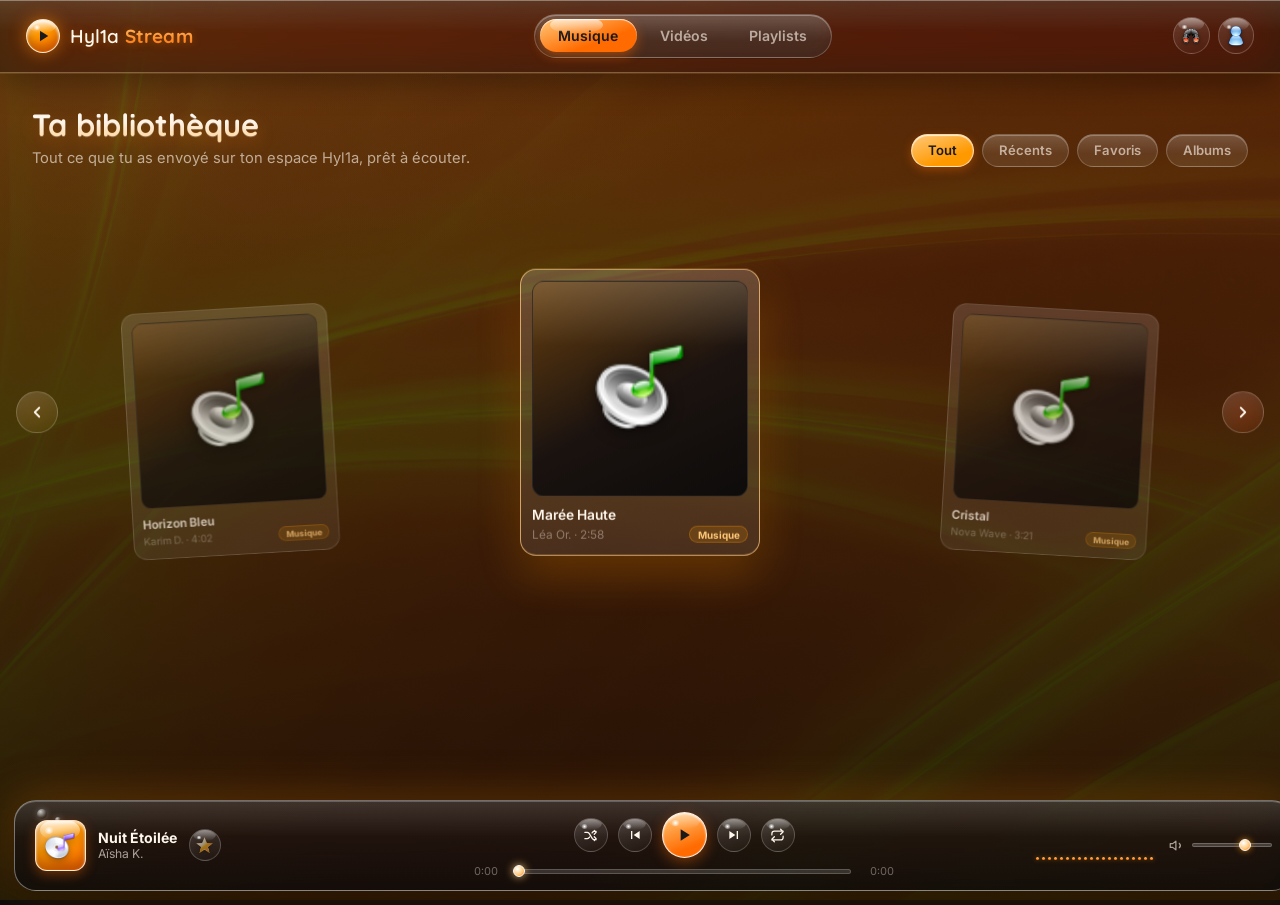
<file: hyl1a-stream/index.html>
<!DOCTYPE html>
<html lang="fr">
<head>
<meta charset="UTF-8" />
<meta name="viewport" content="width=device-width, initial-scale=1.0" />
<title>Hyl1a Stream — Musique & Vidéos</title>
<meta name="description" content="Hyl1a Stream — lecteur multimédia personnel, musique et vidéos, connecté à ton stockage Cloudflare." />

<link rel="preconnect" href="https://fonts.googleapis.com">
<link rel="preconnect" href="https://fonts.gstatic.com" crossorigin>
<link href="https://fonts.googleapis.com/css2?family=Quicksand:wght@500;600;700&family=Inter:wght@400;500;600;700&display=swap" rel="stylesheet">

<link rel="icon" type="image/webp" href="assets/icons/SMG2_Luma.webp" />
<link rel="stylesheet" href="styles.css" />
</head>
<body>

<div class="bg-layer"></div>

<div class="aero-bubbles" aria-hidden="true">
  <span class="bubble"></span><span class="bubble"></span><span class="bubble"></span>
  <span class="bubble"></span><span class="bubble"></span><span class="bubble"></span>
  <span class="bubble"></span><span class="bubble"></span><span class="bubble"></span>
  <span class="bubble"></span><span class="bubble"></span><span class="bubble"></span>
</div>

<div class="stage">

  <!-- ===== TOPBAR ===== -->
  <header class="topbar">
    <div class="topbar-logo">
      <span class="logo-orb">
        <svg viewBox="0 0 24 24" width="18" height="18" fill="none">
          <path d="M8 5v14l11-7z" fill="#1A1A1A"/>
        </svg>
      </span>
      <span class="logo-text">Hyl1a <strong>Stream</strong></span>
    </div>

    <nav class="topbar-tabs" id="topbar-tabs">
      <button class="tab active" data-tab="music" type="button">Musique</button>
      <button class="tab" data-tab="videos" type="button">Vidéos</button>
      <button class="tab" data-tab="playlists" type="button">Playlists</button>
    </nav>

    <div class="topbar-actions">
      <button class="icon-btn" type="button" title="Rechercher" aria-label="Rechercher">
        <img src="assets/icons/search.png" alt="" width="18" height="18" />
      </button>
      <button class="icon-btn account-btn" type="button" title="Compte" aria-label="Compte">
        <img src="assets/icons/account.png" alt="" width="20" height="20" />
      </button>
    </div>
  </header>

  <!-- ===== CONTENU PRINCIPAL ===== -->
  <main class="content">

    <section class="content-header">
      <div class="content-header-text">
        <h1 id="section-title">Ta bibliothèque</h1>
        <p id="section-subtitle">Tout ce que tu as envoyé sur ton espace Hyl1a, prêt à écouter.</p>
      </div>

      <div class="filter-pills" id="filter-pills">
        <button class="pill active" data-filter="all" type="button">Tout</button>
        <button class="pill" data-filter="recent" type="button">Récents</button>
        <button class="pill" data-filter="favorites" type="button">Favoris</button>
        <button class="pill" data-filter="albums" type="button">Albums</button>
      </div>
    </section>

    <section class="media-grid" id="media-grid" aria-live="polite">
      <!-- Les cartes médias sont générées par app.js -->
    </section>

  </main>

  <!-- ===== LECTEUR AUDIO ===== -->
  <footer class="player-bar">

    <div class="player-track">
      <div class="player-cover" id="player-cover">
        <img src="assets/icons/cover-default.png" alt="" width="26" height="26" />
      </div>
      <div class="player-info">
        <span class="player-title" id="player-title">Nuit Étoilée</span>
        <span class="player-artist" id="player-artist">Aïsha K.</span>
      </div>
      <button class="icon-btn like-btn" type="button" title="Ajouter aux favoris" aria-label="Ajouter aux favoris">
        <img src="assets/icons/favorite.png" alt="" width="17" height="17" />
      </button>
    </div>

    <div class="player-center">
      <div class="player-controls">
        <button class="ctrl-btn" id="btn-shuffle" type="button" title="Lecture aléatoire" aria-label="Lecture aléatoire">
          <svg viewBox="0 0 24 24" width="15" height="15" fill="none" stroke="currentColor" stroke-width="2" stroke-linecap="round" stroke-linejoin="round">
            <path d="m18 4 3 3-3 3M18 20l3-3-3-3M3 7h3.5a4 4 0 0 1 3.3 1.7L15 17a4 4 0 0 0 3.3 1.7H21M3 17h3.5a4 4 0 0 0 3.3-1.7l.6-.86M14.5 7.85l.5-.7A4 4 0 0 1 18.3 5.4H21"/>
          </svg>
        </button>
        <button class="ctrl-btn" id="btn-prev" type="button" title="Précédent" aria-label="Précédent">
          <svg viewBox="0 0 24 24" width="16" height="16" fill="currentColor">
            <path d="M6 6h2v12H6zM10 12l9-6v12z"/>
          </svg>
        </button>
        <button class="ctrl-btn ctrl-play" id="btn-play" type="button" title="Lecture" aria-label="Lecture">
          <svg viewBox="0 0 24 24" width="20" height="20" fill="#1A1A1A" id="icon-play">
            <path d="M8 5v14l11-7z"/>
          </svg>
          <svg viewBox="0 0 24 24" width="20" height="20" fill="#1A1A1A" id="icon-pause" style="display:none">
            <path d="M7 5h4v14H7zM13 5h4v14h-4z"/>
          </svg>
        </button>
        <button class="ctrl-btn" id="btn-next" type="button" title="Suivant" aria-label="Suivant">
          <svg viewBox="0 0 24 24" width="16" height="16" fill="currentColor">
            <path d="M16 6h2v12h-2zM5 6l9 6-9 6z"/>
          </svg>
        </button>
        <button class="ctrl-btn" id="btn-repeat" type="button" title="Répéter" aria-label="Répéter">
          <svg viewBox="0 0 24 24" width="15" height="15" fill="none" stroke="currentColor" stroke-width="2" stroke-linecap="round" stroke-linejoin="round">
            <path d="m17 2 4 4-4 4M3 11V9a4 4 0 0 1 4-4h14M7 22l-4-4 4-4M21 13v2a4 4 0 0 1-4 4H3"/>
          </svg>
        </button>
      </div>

      <div class="player-progress">
        <span class="time-current" id="time-current">1:12</span>
        <div class="progress-track" id="progress-track">
          <div class="progress-fill" id="progress-fill" style="width:32%"></div>
          <div class="progress-thumb" id="progress-thumb" style="left:32%"></div>
        </div>
        <span class="time-total" id="time-total">3:47</span>
      </div>
    </div>

    <div class="player-right">
      <div class="player-visualizer" id="visualizer" aria-hidden="true">
        <!-- Barres d'égaliseur générées par app.js -->
      </div>
      <div class="volume-control">
        <svg viewBox="0 0 24 24" width="15" height="15" fill="none" stroke="currentColor" stroke-width="2" stroke-linecap="round" stroke-linejoin="round">
          <path d="M11 5 6 9H2v6h4l5 4V5Z"/><path d="M16.5 8.5a5 5 0 0 1 0 7"/>
        </svg>
        <input type="range" id="volume-slider" class="volume-slider" min="0" max="1" step="0.01" value="0.7" title="Volume" aria-label="Volume" />
      </div>
    </div>

  </footer>

</div>

<audio id="audio-el" preload="none" crossorigin="anonymous"></audio>

<script src="app.js"></script>
</body>
</html>
</file>
<file: hyl1a-stream/styles.css>
/* ============================================================
   HYL1A STREAM — Frutiger Aero / Glossy Web 2.0 (Orange Tangerine)
   ============================================================ */

:root {
  /* Couleurs */
  --bg-deep: #0c0c0e;
  --bg-deep-2: #17171a;
  --chrome-black: #1a1a1a;
  --orange-1: #ff6b00;
  --orange-2: #ff9900;
  --orange-glow: #ffc97a;
  --glass-fill: rgba(255, 255, 255, 0.09);
  --glass-fill-strong: rgba(255, 255, 255, 0.17);
  --glass-border: rgba(255, 255, 255, 0.4);
  --glass-border-soft: rgba(255, 255, 255, 0.2);
  --text-primary: #fff6ec;
  --text-muted: rgba(255, 246, 236, 0.62);
  --text-faint: rgba(255, 246, 236, 0.38);

  /* Verre : flou + saturation, le duo qui fait "Aero" plutôt que "flat blur" */
  --glass-blur: blur(22px) saturate(200%) brightness(1.06);
  --glass-blur-soft: blur(12px) saturate(180%) brightness(1.05);

  /* Rayons */
  --radius-panel: 22px;
  --radius-card: 16px;
  --radius-pill: 999px;

  /* Ombres */
  --shadow-panel: 0 14px 40px rgba(0, 0, 0, 0.55);
  --shadow-btn: 0 4px 14px rgba(255, 107, 0, 0.4);
  --shadow-glow-lg: 0 0 46px rgba(255, 140, 0, 0.35);
}

* { box-sizing: border-box; }

html, body {
  height: 100%;
  margin: 0;
}

body {
  font-family: 'Inter', system-ui, sans-serif;
  color: var(--text-primary);
  background: var(--bg-deep);
  min-height: 100%;
  overflow-x: hidden;
}

/* ---- Fond photo + voile, en couche fixe derrière toute l'UI ---- */
.bg-layer {
  position: fixed;
  inset: 0;
  z-index: -1;
  background: url('assets/img/background.jpg') center / cover no-repeat;
}
.bg-layer::after {
  content: "";
  position: absolute;
  inset: 0;
  background:
    radial-gradient(1200px 640px at 14% -12%, rgba(255, 200, 130, 0.10), transparent 60%),
    linear-gradient(180deg, rgba(10, 8, 6, 0.62) 0%, rgba(9, 7, 6, 0.74) 45%, rgba(7, 6, 5, 0.88) 100%);
}

button {
  font-family: inherit;
  color: inherit;
}

::selection {
  background: rgba(255, 153, 0, 0.35);
}

:focus-visible {
  outline: 2px solid var(--orange-glow);
  outline-offset: 2px;
  border-radius: 6px;
}

/* ---- Scrollbar chromée ---- */
::-webkit-scrollbar { width: 12px; height: 12px; }
::-webkit-scrollbar-track { background: rgba(0, 0, 0, 0.25); }
::-webkit-scrollbar-thumb {
  border-radius: var(--radius-pill);
  background: linear-gradient(160deg, var(--orange-glow), var(--orange-1) 75%);
  border: 3px solid rgba(12, 10, 9, 0.9);
  background-clip: padding-box;
  box-shadow: inset 0 1px 1px rgba(255, 255, 255, 0.7);
}
::-webkit-scrollbar-thumb:hover { background: linear-gradient(160deg, #ffe0ad, var(--orange-2) 75%); background-clip: padding-box; }
html { scrollbar-color: var(--orange-1) rgba(0, 0, 0, 0.25); }

.stage {
  display: flex;
  flex-direction: column;
  min-height: 100vh;
}

/* ---- Fond qui réagit doucement pendant la lecture ---- */
body.is-playing .bg-layer {
  animation: bg-pulse 6s ease-in-out infinite;
}
body.is-playing .aero-bubbles {
  filter: drop-shadow(0 0 10px rgba(255, 153, 0, 0.25));
}
@keyframes bg-pulse {
  0%, 100% { filter: brightness(1) saturate(1); }
  50%      { filter: brightness(1.08) saturate(1.18); }
}

/* ============================================================
   BULLES AERO — condensation flottante en fond
   ============================================================ */
.aero-bubbles {
  position: fixed;
  inset: 0;
  z-index: -1;
  overflow: hidden;
  pointer-events: none;
}
.aero-bubbles .bubble {
  position: absolute;
  bottom: -12%;
  border-radius: 50%;
  background:
    radial-gradient(circle at 30% 26%, rgba(255, 255, 255, 0.95), rgba(255, 255, 255, 0) 32%),
    radial-gradient(circle at 65% 75%, rgba(255, 180, 90, 0.22), transparent 60%),
    radial-gradient(circle at 50% 50%, rgba(255, 210, 150, 0.14), rgba(255, 153, 0, 0.04) 70%, transparent 78%);
  border: 1px solid rgba(255, 255, 255, 0.28);
  box-shadow:
    inset 0 3px 6px rgba(255, 255, 255, 0.5),
    inset 0 -10px 16px rgba(140, 60, 0, 0.18);
  animation: bubble-rise linear infinite;
  opacity: 0;
}
.bubble:nth-child(1)  { width: 72px; height: 72px; left: 5%;  animation-duration: 28s; animation-delay: 0s; }
.bubble:nth-child(2)  { width: 22px; height: 22px; left: 14%; animation-duration: 16s; animation-delay: 2s; }
.bubble:nth-child(3)  { width: 40px; height: 40px; left: 24%; animation-duration: 22s; animation-delay: 6s; }
.bubble:nth-child(4)  { width: 14px; height: 14px; left: 33%; animation-duration: 13s; animation-delay: 1s; }
.bubble:nth-child(5)  { width: 58px; height: 58px; left: 42%; animation-duration: 25s; animation-delay: 9s; }
.bubble:nth-child(6)  { width: 26px; height: 26px; left: 52%; animation-duration: 17s; animation-delay: 4s; }
.bubble:nth-child(7)  { width: 90px; height: 90px; left: 61%; animation-duration: 32s; animation-delay: 11s; }
.bubble:nth-child(8)  { width: 18px; height: 18px; left: 70%; animation-duration: 14s; animation-delay: 7s; }
.bubble:nth-child(9)  { width: 46px; height: 46px; left: 78%; animation-duration: 21s; animation-delay: 3s; }
.bubble:nth-child(10) { width: 30px; height: 30px; left: 86%; animation-duration: 19s; animation-delay: 13s; }
.bubble:nth-child(11) { width: 16px; height: 16px; left: 92%; animation-duration: 15s; animation-delay: 5s; }
.bubble:nth-child(12) { width: 54px; height: 54px; left: 9%;  animation-duration: 27s; animation-delay: 16s; }

@keyframes bubble-rise {
  0%   { transform: translate(0, 0); opacity: 0; }
  6%   { opacity: 0.5; }
  50%  { transform: translate(18px, -56vh); }
  93%  { opacity: 0.3; }
  100% { transform: translate(-14px, -116vh); opacity: 0; }
}

@media (prefers-reduced-motion: reduce) {
  .aero-bubbles { display: none; }
}
@media (max-width: 560px) {
  .aero-bubbles .bubble:nth-child(n+7) { display: none; }
}

/* ============================================================
   TOPBAR
   ============================================================ */
.topbar {
  position: sticky;
  top: 0;
  z-index: 40;
  display: flex;
  align-items: center;
  gap: 1.5rem;
  padding: 0.85rem 1.6rem;
  background:
    linear-gradient(180deg, rgba(255, 255, 255, 0.10) 0%, rgba(255, 255, 255, 0) 45%),
    rgba(24, 20, 17, 0.5);
  backdrop-filter: var(--glass-blur);
  -webkit-backdrop-filter: var(--glass-blur);
  border-bottom: 1px solid var(--glass-border-soft);
  box-shadow:
    inset 0 1px 0 rgba(255, 255, 255, 0.35),
    0 1px 0 rgba(255, 153, 0, 0.18),
    0 12px 30px rgba(0, 0, 0, 0.30);
  animation: drop-in 0.6s cubic-bezier(0.22, 1.3, 0.4, 1) both;
}

.topbar-logo {
  display: flex;
  align-items: center;
  gap: 0.6rem;
  flex-shrink: 0;
}

.logo-orb {
  width: 2.15rem;
  height: 2.15rem;
  border-radius: 50%;
  flex-shrink: 0;
  display: flex;
  align-items: center;
  justify-content: center;
  background: linear-gradient(155deg, #ffd28a 0%, var(--orange-2) 42%, var(--orange-1) 100%);
  border: 1px solid rgba(255, 255, 255, 0.75);
  box-shadow:
    inset 0 2px 3px rgba(255, 255, 255, 0.75),
    inset 0 -6px 10px rgba(120, 40, 0, 0.45),
    0 0 16px rgba(255, 140, 0, 0.55);
  position: relative;
  overflow: hidden;
  animation: orb-breathe 3.6s ease-in-out infinite;
}
.logo-orb::after {
  content: "";
  position: absolute;
  top: -6%;
  left: 8%;
  width: 84%;
  height: 46%;
  border-radius: 50%;
  background: linear-gradient(to bottom, rgba(255, 255, 255, 0.85), transparent);
  pointer-events: none;
}
.logo-orb::before {
  content: "";
  position: absolute;
  top: 16%;
  left: 20%;
  width: 24%;
  height: 16%;
  border-radius: 50%;
  background: radial-gradient(circle, #fff, rgba(255, 255, 255, 0) 72%);
  z-index: 2;
  pointer-events: none;
}

@keyframes orb-breathe {
  0%, 100% { box-shadow: inset 0 2px 3px rgba(255, 255, 255, 0.75), inset 0 -6px 10px rgba(120, 40, 0, 0.45), 0 0 16px rgba(255, 140, 0, 0.55); }
  50%      { box-shadow: inset 0 2px 3px rgba(255, 255, 255, 0.85), inset 0 -6px 10px rgba(120, 40, 0, 0.45), 0 0 26px rgba(255, 153, 0, 0.85); }
}

.logo-text {
  font-family: 'Quicksand', sans-serif;
  font-weight: 600;
  font-size: 1.18rem;
  letter-spacing: 0.01em;
  text-shadow: 0 1px 8px rgba(255, 140, 0, 0.35);
  white-space: nowrap;
}
.logo-text strong {
  font-weight: 700;
  background: linear-gradient(180deg, var(--orange-glow), var(--orange-1));
  -webkit-background-clip: text;
  background-clip: text;
  color: transparent;
}

.topbar-tabs {
  display: flex;
  align-items: center;
  gap: 0.3rem;
  margin: 0 auto;
  padding: 0.3rem;
  background:
    linear-gradient(180deg, rgba(255, 255, 255, 0.14), rgba(255, 255, 255, 0) 60%),
    var(--glass-fill);
  border: 1px solid var(--glass-border-soft);
  border-radius: var(--radius-pill);
  backdrop-filter: var(--glass-blur-soft);
  box-shadow: inset 0 1px 0 rgba(255, 255, 255, 0.3), inset 0 -6px 10px rgba(0, 0, 0, 0.15);
}

.tab {
  border: none;
  background: transparent;
  padding: 0.5rem 1.15rem;
  border-radius: var(--radius-pill);
  font-size: 0.88rem;
  font-weight: 600;
  color: var(--text-muted);
  cursor: pointer;
  transition: color 0.2s ease, background 0.2s ease, box-shadow 0.2s ease;
}
.tab:hover {
  color: var(--text-primary);
  background: rgba(255, 255, 255, 0.08);
}
.tab.active {
  color: var(--chrome-black);
  background: linear-gradient(160deg, var(--orange-glow), var(--orange-1) 65%);
  box-shadow:
    inset 0 1px 1px rgba(255, 255, 255, 0.8),
    0 4px 12px rgba(255, 107, 0, 0.45);
  position: relative;
  overflow: hidden;
}
.tab.active::after {
  content: "";
  position: absolute;
  top: -10%; left: 10%;
  width: 55%; height: 55%;
  border-radius: 50%;
  background: linear-gradient(to bottom, rgba(255, 255, 255, 0.8), transparent);
  pointer-events: none;
}

.topbar-actions {
  display: flex;
  align-items: center;
  gap: 0.5rem;
  flex-shrink: 0;
}

.icon-btn {
  width: 2.3rem;
  height: 2.3rem;
  border-radius: 50%;
  display: flex;
  align-items: center;
  justify-content: center;
  border: 1px solid var(--glass-border-soft);
  background: linear-gradient(160deg, rgba(255, 255, 255, 0.14), rgba(255, 255, 255, 0.02));
  color: var(--text-muted);
  cursor: pointer;
  position: relative;
  overflow: hidden;
  transition: transform 0.2s cubic-bezier(0.34, 1.56, 0.64, 1), filter 0.2s ease, border-color 0.2s ease;
}
.icon-btn img {
  position: relative;
  z-index: 1;
  object-fit: contain;
  filter: drop-shadow(0 1px 2px rgba(0, 0, 0, 0.4));
}
.icon-btn::after {
  content: "";
  position: absolute;
  top: -2px; left: 12%;
  width: 76%; height: 42%;
  border-radius: 50%;
  background: linear-gradient(to bottom, rgba(255, 255, 255, 0.55), transparent);
  pointer-events: none;
  z-index: 2;
}
.icon-btn::before {
  content: "";
  position: absolute;
  top: 18%; left: 22%;
  width: 18%; height: 12%;
  border-radius: 50%;
  background: radial-gradient(circle, #fff, rgba(255, 255, 255, 0) 75%);
  z-index: 3;
  pointer-events: none;
}
.icon-btn:hover {
  border-color: rgba(255, 153, 0, 0.55);
  transform: translateY(-1px) scale(1.05);
  filter: drop-shadow(0 0 6px rgba(255, 153, 0, 0.55));
}

/* ============================================================
   CONTENU PRINCIPAL
   ============================================================ */
.content {
  flex: 1;
  padding: 2rem 2rem 9rem;
  max-width: 1280px;
  width: 100%;
  margin: 0 auto;
}

.content-header {
  display: flex;
  align-items: flex-end;
  justify-content: space-between;
  gap: 1.5rem;
  flex-wrap: wrap;
  margin-bottom: 1.6rem;
  animation: rise-in 0.6s cubic-bezier(0.22, 1.3, 0.4, 1) both 0.08s;
}

.content-header-text h1 {
  font-family: 'Quicksand', sans-serif;
  font-weight: 700;
  font-size: clamp(1.7rem, 2.4vw, 2.3rem);
  margin: 0 0 0.3rem;
  background: linear-gradient(180deg, #fffdf8 0%, #fff6ec 45%, var(--orange-glow) 100%);
  -webkit-background-clip: text;
  background-clip: text;
  color: transparent;
  text-shadow: 0 1px 0 rgba(255, 255, 255, 0.25), 0 6px 18px rgba(255, 140, 0, 0.28);
  width: fit-content;
}

.content-header-text p {
  margin: 0;
  color: var(--text-muted);
  font-size: 0.92rem;
}

.filter-pills {
  display: flex;
  gap: 0.5rem;
  flex-wrap: wrap;
}

.pill {
  border: 1px solid var(--glass-border-soft);
  background:
    linear-gradient(180deg, rgba(255, 255, 255, 0.14), rgba(255, 255, 255, 0) 60%),
    var(--glass-fill);
  color: var(--text-muted);
  padding: 0.45rem 1rem;
  border-radius: var(--radius-pill);
  font-size: 0.82rem;
  font-weight: 600;
  cursor: pointer;
  backdrop-filter: var(--glass-blur-soft);
  transition: 0.2s ease;
  box-shadow: inset 0 1px 0 rgba(255, 255, 255, 0.25);
}
.pill:hover {
  color: var(--text-primary);
  border-color: rgba(255, 153, 0, 0.45);
}
.pill.active {
  color: var(--chrome-black);
  background: linear-gradient(160deg, var(--orange-glow), var(--orange-2) 70%);
  border-color: rgba(255, 255, 255, 0.6);
  box-shadow: inset 0 1px 1px rgba(255, 255, 255, 0.8), 0 3px 10px rgba(255, 107, 0, 0.35);
}

/* ---- Carrousel en arc (remplace la grille classique) ---- */
.arc-shell {
  position: relative;
  width: 100vw;
  left: 50%;
  margin-left: -50vw;
  margin-right: -50vw;
  margin-bottom: 2.4rem;
  outline: none;
}

.media-grid {
  position: relative;
  height: 440px;
  margin: 0;
  padding: 0 5.5rem;
  animation: rise-in 0.6s cubic-bezier(0.22, 1.3, 0.4, 1) both 0.16s;
}

.arc-nav-btn {
  position: absolute;
  top: 50%;
  transform: translateY(-50%);
  z-index: 210;
  width: 2.6rem;
  height: 2.6rem;
  border-radius: 50%;
  display: flex;
  align-items: center;
  justify-content: center;
  border: 1px solid var(--glass-border-soft);
  background: linear-gradient(160deg, rgba(255, 255, 255, 0.16), rgba(255, 255, 255, 0.02));
  color: var(--text-primary);
  cursor: pointer;
  backdrop-filter: var(--glass-blur-soft);
  transition: transform 0.2s cubic-bezier(0.34, 1.56, 0.64, 1), border-color 0.2s ease, filter 0.2s ease;
}
.arc-nav-btn:hover {
  border-color: rgba(255, 153, 0, 0.6);
  transform: translateY(-50%) scale(1.08);
  filter: drop-shadow(0 0 6px rgba(255, 153, 0, 0.5));
}
.arc-prev { left: 1rem; }
.arc-next { right: 1rem; }

.media-card {
  position: absolute;
  left: 50%;
  top: 50%;
  width: 240px;
  border-radius: var(--radius-card);
  padding: 0.7rem;
  background:
    linear-gradient(180deg, rgba(255, 255, 255, 0.10), rgba(255, 255, 255, 0) 55%),
    var(--glass-fill);
  border: 1px solid var(--glass-border-soft);
  backdrop-filter: var(--glass-blur-soft);
  -webkit-backdrop-filter: var(--glass-blur-soft);
  cursor: pointer;
  transform-origin: center center;
  transition: transform 0.5s cubic-bezier(0.22, 1, 0.36, 1), opacity 0.4s ease, border-color 0.25s ease, box-shadow 0.25s ease, background 0.25s ease;
  overflow: hidden;
  will-change: transform, opacity;
}
.media-card:hover {
  border-color: rgba(255, 153, 0, 0.55);
  background:
    linear-gradient(180deg, rgba(255, 255, 255, 0.14), rgba(255, 255, 255, 0) 55%),
    var(--glass-fill-strong);
  box-shadow: 0 16px 34px rgba(255, 107, 0, 0.20), 0 10px 24px rgba(0, 0, 0, 0.35);
}
.media-card.arc-center {
  border-color: rgba(255, 200, 130, 0.75);
  box-shadow: 0 18px 40px rgba(255, 140, 0, 0.30), 0 10px 26px rgba(0, 0, 0, 0.4);
}

/* Balayage lumineux au survol — reflet qui glisse sur la carte, comme sur du verre humide */
.card-sheen {
  position: absolute;
  inset: 0;
  z-index: 4;
  pointer-events: none;
  background: linear-gradient(115deg, transparent 40%, rgba(255, 255, 255, 0.4) 50%, transparent 60%);
  transform: translateX(-130%);
  transition: transform 0.75s cubic-bezier(0.22, 1, 0.36, 1);
}
.media-card:hover .card-sheen {
  transform: translateX(130%);
}

.media-thumb {
  position: relative;
  width: 100%;
  aspect-ratio: 1 / 1;
  border-radius: 12px;
  margin-bottom: 0.65rem;
  overflow: hidden;
  background: linear-gradient(155deg, #3a2412, #1b1310 55%, #0e0c0b);
  display: flex;
  align-items: center;
  justify-content: center;
  border: 1px solid rgba(255, 255, 255, 0.10);
}
.media-card[data-type="video"] .media-thumb {
  aspect-ratio: 16 / 10;
}
.media-thumb::before {
  content: "";
  position: absolute;
  inset: 0;
  background:
    linear-gradient(180deg, rgba(255, 255, 255, 0.16) 0%, transparent 30%),
    linear-gradient(150deg, rgba(255, 153, 0, 0.22), transparent 55%);
}
.media-thumb img {
  position: relative;
  z-index: 1;
  width: 42%;
  height: 42%;
  object-fit: contain;
  filter: drop-shadow(0 3px 8px rgba(0, 0, 0, 0.45));
}
/* Vraie pochette (cover Spotify) au lieu de l'icône générique */
.media-thumb img.is-artwork {
  width: 100%;
  height: 100%;
  object-fit: cover;
  filter: none;
}

.media-play {
  position: absolute;
  inset: 0;
  display: flex;
  align-items: center;
  justify-content: center;
  opacity: 0;
  transition: opacity 0.2s ease;
}
.media-card:hover .media-play {
  opacity: 1;
}
.media-play-btn {
  width: 2.6rem;
  height: 2.6rem;
  border-radius: 50%;
  display: flex;
  align-items: center;
  justify-content: center;
  background: linear-gradient(160deg, var(--orange-glow), var(--orange-1) 70%);
  border: 1.5px solid rgba(255, 255, 255, 0.85);
  box-shadow: inset 0 1px 2px rgba(255, 255, 255, 0.85), 0 6px 16px rgba(255, 107, 0, 0.55);
  position: relative;
  overflow: hidden;
}
.media-play-btn::before {
  content: "";
  position: absolute;
  top: 14%; left: 20%;
  width: 22%; height: 15%;
  border-radius: 50%;
  background: radial-gradient(circle, #fff, rgba(255, 255, 255, 0) 75%);
  pointer-events: none;
}

.media-title {
  font-size: 0.86rem;
  font-weight: 600;
  color: var(--text-primary);
  white-space: nowrap;
  overflow: hidden;
  text-overflow: ellipsis;
}
.media-sub {
  display: flex;
  align-items: center;
  justify-content: space-between;
  gap: 0.5rem;
  font-size: 0.74rem;
  color: var(--text-faint);
  margin-top: 0.15rem;
}

.badge-type {
  flex-shrink: 0;
  font-size: 0.62rem;
  font-weight: 700;
  padding: 0.12rem 0.45rem;
  border-radius: var(--radius-pill);
  background: rgba(255, 153, 0, 0.16);
  color: var(--orange-glow);
  border: 1px solid rgba(255, 153, 0, 0.30);
}

/* ---- Carte du morceau actuellement en lecture ---- */
.media-card.is-playing {
  border-color: rgba(255, 153, 0, 0.65);
  background:
    linear-gradient(180deg, rgba(255, 255, 255, 0.16), rgba(255, 255, 255, 0) 55%),
    var(--glass-fill-strong);
  animation: card-glow-pulse 2.4s ease-in-out infinite;
}
.media-card.is-playing .media-play { opacity: 1; }
@keyframes card-glow-pulse {
  0%, 100% { box-shadow: 0 16px 34px rgba(255, 107, 0, 0.22), 0 10px 24px rgba(0, 0, 0, 0.35); }
  50%      { box-shadow: 0 20px 46px rgba(255, 140, 0, 0.45), 0 10px 24px rgba(0, 0, 0, 0.35); }
}

.empty-state {
  grid-column: 1 / -1;
  text-align: center;
  padding: 3rem 1rem;
  color: var(--text-muted);
  border: 1px dashed var(--glass-border-soft);
  border-radius: var(--radius-card);
}

/* ============================================================
   PLAYER BAR
   ============================================================ */
.player-bar {
  position: fixed;
  left: 0.9rem;
  right: 0.9rem;
  bottom: 0.9rem;
  z-index: 50;
  display: flex;
  align-items: center;
  gap: 1.6rem;
  padding: 0.7rem 1.2rem;
  border-radius: var(--radius-panel);
  background:
    linear-gradient(180deg, rgba(255, 255, 255, 0.12) 0%, rgba(255, 255, 255, 0) 40%),
    linear-gradient(180deg, rgba(32, 26, 22, 0.72), rgba(14, 12, 11, 0.80));
  border: 1px solid var(--glass-border);
  backdrop-filter: var(--glass-blur);
  -webkit-backdrop-filter: var(--glass-blur);
  box-shadow: var(--shadow-panel), var(--shadow-glow-lg), inset 0 1px 0 rgba(255, 255, 255, 0.22);
  animation: rise-in 0.7s cubic-bezier(0.22, 1.3, 0.4, 1) both 0.25s;
  position: relative;
  overflow: hidden;
}
.player-bar::before,
.player-bar::after {
  content: "";
  position: absolute;
  width: 10px; height: 10px;
  border-radius: 50%;
  background: radial-gradient(circle at 35% 28%, #fff, rgba(255, 255, 255, 0.1) 60%, transparent 75%);
  box-shadow: 0 0 6px rgba(255, 255, 255, 0.35);
  pointer-events: none;
  opacity: 0.75;
}
.player-bar::before { top: 8px; left: 22px; }
.player-bar::after { width: 6px; height: 6px; top: 16px; left: 40px; }

.player-track {
  display: flex;
  align-items: center;
  gap: 0.75rem;
  min-width: 0;
  flex: 1 1 220px;
}

.player-cover {
  width: 3.2rem;
  height: 3.2rem;
  flex-shrink: 0;
  border-radius: 12px;
  display: flex;
  align-items: center;
  justify-content: center;
  background: linear-gradient(150deg, #ffd28a, var(--orange-2) 45%, var(--orange-1) 100%);
  border: 1px solid rgba(255, 255, 255, 0.75);
  box-shadow: inset 0 2px 3px rgba(255, 255, 255, 0.75), inset 0 -8px 12px rgba(110, 35, 0, 0.45), 0 4px 12px rgba(255, 107, 0, 0.35);
  position: relative;
  overflow: hidden;
}
.player-cover::after {
  content: "";
  position: absolute;
  top: -4%; left: 10%;
  width: 80%; height: 45%;
  border-radius: 50%;
  background: linear-gradient(to bottom, rgba(255, 255, 255, 0.8), transparent);
  pointer-events: none;
}
.player-cover::before {
  content: "";
  position: absolute;
  top: 12%; left: 18%;
  width: 20%; height: 14%;
  border-radius: 50%;
  background: radial-gradient(circle, #fff, rgba(255, 255, 255, 0) 75%);
  z-index: 2;
  pointer-events: none;
}
.player-cover img {
  position: relative;
  z-index: 1;
  width: 62%;
  height: 62%;
  object-fit: contain;
  filter: drop-shadow(0 2px 4px rgba(0, 0, 0, 0.35));
}
/* Halo qui pulse tant qu'un morceau joue */
.player-cover.is-playing {
  animation: cover-halo 2.2s ease-in-out infinite;
}
@keyframes cover-halo {
  0%, 100% { box-shadow: inset 0 2px 3px rgba(255, 255, 255, 0.75), inset 0 -8px 12px rgba(110, 35, 0, 0.45), 0 4px 12px rgba(255, 107, 0, 0.35); }
  50%      { box-shadow: inset 0 2px 3px rgba(255, 255, 255, 0.8), inset 0 -8px 12px rgba(110, 35, 0, 0.45), 0 0 22px rgba(255, 153, 0, 0.85); }
}
/* Petite transition "liquide" (goutte) à chaque changement de morceau */
.player-cover.swap img {
  animation: cover-swap 0.55s cubic-bezier(0.22, 1, 0.36, 1);
}
@keyframes cover-swap {
  0%   { opacity: 0; transform: scale(0.55) translateY(8px); filter: blur(6px) drop-shadow(0 2px 4px rgba(0, 0, 0, 0.35)); }
  60%  { opacity: 1; transform: scale(1.08) translateY(-2px); filter: blur(0) drop-shadow(0 2px 4px rgba(0, 0, 0, 0.35)); }
  100% { transform: scale(1) translateY(0); }
}
/* Quand une vraie pochette (photo) est utilisée à la place de l'icône par défaut */
.player-cover img.is-artwork {
  width: 100%;
  height: 100%;
  object-fit: cover;
  border-radius: 11px;
}

.player-info {
  display: flex;
  flex-direction: column;
  min-width: 0;
}
.player-title {
  font-size: 0.88rem;
  font-weight: 700;
  white-space: nowrap;
  overflow: hidden;
  text-overflow: ellipsis;
}
.player-artist {
  font-size: 0.76rem;
  color: var(--text-muted);
  white-space: nowrap;
  overflow: hidden;
  text-overflow: ellipsis;
}

.like-btn { width: 2rem; height: 2rem; flex-shrink: 0; }
.like-btn img { opacity: 0.55; transition: opacity 0.2s ease, filter 0.2s ease, transform 0.2s ease; }
.like-btn:hover img { opacity: 0.85; }
.like-btn.active img {
  opacity: 1;
  filter: drop-shadow(0 0 6px rgba(255, 153, 0, 0.85));
  transform: scale(1.1);
}

.player-center {
  display: flex;
  flex-direction: column;
  align-items: center;
  gap: 0.4rem;
  flex: 2 1 340px;
  min-width: 0;
}

.player-controls {
  display: flex;
  align-items: center;
  gap: 0.6rem;
}

.ctrl-btn {
  width: 2.15rem;
  height: 2.15rem;
  border-radius: 50%;
  display: flex;
  align-items: center;
  justify-content: center;
  border: 1px solid var(--glass-border-soft);
  background: linear-gradient(160deg, rgba(255, 255, 255, 0.16), rgba(255, 255, 255, 0.02));
  color: var(--text-primary);
  cursor: pointer;
  position: relative;
  overflow: hidden;
  transition: transform 0.18s cubic-bezier(0.34, 1.56, 0.64, 1), border-color 0.2s ease;
}
.ctrl-btn::after {
  content: "";
  position: absolute;
  top: -2px; left: 14%;
  width: 72%; height: 40%;
  border-radius: 50%;
  background: linear-gradient(to bottom, rgba(255, 255, 255, 0.5), transparent);
  pointer-events: none;
}
.ctrl-btn::before {
  content: "";
  position: absolute;
  top: 16%; left: 20%;
  width: 20%; height: 14%;
  border-radius: 50%;
  background: radial-gradient(circle, #fff, rgba(255, 255, 255, 0) 75%);
  z-index: 2;
  pointer-events: none;
}
.ctrl-btn:hover {
  border-color: rgba(255, 153, 0, 0.55);
  transform: translateY(-1px) scale(1.06);
}
.ctrl-btn.active {
  color: var(--orange-glow);
  border-color: rgba(255, 153, 0, 0.65);
  box-shadow: 0 0 10px rgba(255, 153, 0, 0.45);
}

.ctrl-play {
  width: 2.85rem;
  height: 2.85rem;
  background: linear-gradient(160deg, var(--orange-glow) 0%, var(--orange-1) 75%);
  border: 1.5px solid rgba(255, 255, 255, 0.85);
  box-shadow: inset 0 1px 2px rgba(255, 255, 255, 0.85), var(--shadow-btn);
  animation: play-breathe 3s ease-in-out infinite;
}
.ctrl-play:hover {
  transform: translateY(-1px) scale(1.08);
  box-shadow: inset 0 1px 2px rgba(255, 255, 255, 0.9), 0 6px 18px rgba(255, 107, 0, 0.55);
}
@keyframes play-breathe {
  0%, 100% { box-shadow: inset 0 1px 2px rgba(255, 255, 255, 0.85), var(--shadow-btn); }
  50%      { box-shadow: inset 0 1px 2px rgba(255, 255, 255, 0.9), 0 4px 20px rgba(255, 153, 0, 0.65); }
}

/* Splash façon bulle qui éclate, au clic sur un bouton de contrôle */
.ctrl-ripple {
  position: absolute;
  left: 50%;
  top: 50%;
  width: 6px;
  height: 6px;
  margin: -3px 0 0 -3px;
  border-radius: 50%;
  background: radial-gradient(circle, rgba(255, 255, 255, 0.95), rgba(255, 200, 120, 0.55) 55%, transparent 75%);
  pointer-events: none;
  z-index: 5;
  animation: ripple-splash 0.6s ease-out forwards;
}
@keyframes ripple-splash {
  0%   { transform: scale(0); opacity: 0.9; }
  70%  { opacity: 0.45; }
  100% { transform: scale(9); opacity: 0; }
}

.player-progress {
  display: flex;
  align-items: center;
  gap: 0.6rem;
  width: 100%;
  max-width: 420px;
}

.time-current, .time-total {
  font-size: 0.68rem;
  color: var(--text-faint);
  font-variant-numeric: tabular-nums;
  flex-shrink: 0;
  width: 2.1rem;
}
.time-total { text-align: right; }

.progress-track {
  position: relative;
  flex: 1;
  height: 5px;
  border-radius: var(--radius-pill);
  background: rgba(255, 255, 255, 0.14);
  border: 1px solid rgba(255, 255, 255, 0.18);
  cursor: pointer;
}
.progress-fill {
  position: absolute;
  top: -1px; bottom: -1px; left: -1px;
  border-radius: var(--radius-pill);
  background: linear-gradient(90deg, var(--orange-1), var(--orange-glow));
  box-shadow: 0 0 10px rgba(255, 153, 0, 0.75);
  pointer-events: none;
}
.progress-thumb {
  position: absolute;
  top: 50%;
  width: 12px; height: 12px;
  border-radius: 50%;
  background: radial-gradient(circle at 35% 30%, #fff, var(--orange-glow) 60%, var(--orange-1));
  border: 1px solid #fff;
  box-shadow: 0 0 8px rgba(255, 200, 120, 0.9);
  transform: translate(-50%, -50%);
  pointer-events: none;
}

.player-right {
  display: flex;
  align-items: center;
  gap: 1rem;
  flex: 1 1 160px;
  justify-content: flex-end;
}

/* ---- Égaliseur / spectre audio ---- */
.player-visualizer {
  display: flex;
  align-items: flex-end;
  gap: 3px;
  height: 1.8rem;
}
.player-visualizer .eq-bar {
  width: 3px;
  min-height: 3px;
  border-radius: 2px;
  background: linear-gradient(to top, var(--orange-1), var(--orange-glow));
  box-shadow: 0 0 5px rgba(255, 153, 0, 0.6);
  transition: height 0.18s ease;
}

.volume-control {
  display: flex;
  align-items: center;
  gap: 0.4rem;
  color: var(--text-muted);
}
.volume-slider {
  -webkit-appearance: none;
  appearance: none;
  width: 80px;
  height: 4px;
  border-radius: var(--radius-pill);
  background: rgba(255, 255, 255, 0.18);
  border: 1px solid rgba(255, 255, 255, 0.22);
  cursor: pointer;
}
.volume-slider::-webkit-slider-thumb {
  -webkit-appearance: none;
  width: 12px; height: 12px;
  border-radius: 50%;
  background: radial-gradient(circle at 35% 30%, #fff, var(--orange-glow) 60%, var(--orange-1));
  border: 1px solid #fff;
  box-shadow: 0 0 6px rgba(255, 153, 0, 0.7);
  cursor: pointer;
}
.volume-slider::-moz-range-thumb {
  width: 12px; height: 12px;
  border-radius: 50%;
  background: radial-gradient(circle at 35% 30%, #fff, var(--orange-glow) 60%, var(--orange-1));
  border: 1px solid #fff;
  cursor: pointer;
}

/* ============================================================
   ANIMATIONS
   ============================================================ */
@keyframes drop-in {
  from { opacity: 0; transform: translateY(-14px); }
  to   { opacity: 1; transform: translateY(0); }
}
@keyframes rise-in {
  from { opacity: 0; transform: translateY(16px); }
  to   { opacity: 1; transform: translateY(0); }
}

@media (prefers-reduced-motion: reduce) {
  *, *::before, *::after {
    animation-duration: 0.001ms !important;
    animation-iteration-count: 1 !important;
    transition-duration: 0.001ms !important;
  }
}

/* ============================================================
   RESPONSIVE
   ============================================================ */
@media (max-width: 900px) {
  .topbar { gap: 0.8rem; padding: 0.7rem 1rem; }
  .topbar-tabs { position: static; margin: 0; }
  .content { padding: 1.4rem 1rem 9rem; }
  .player-bar {
    flex-wrap: wrap;
    left: 0.5rem; right: 0.5rem; bottom: 0.5rem;
    padding: 0.7rem 0.9rem;
  }
  .player-right { order: 3; width: 100%; justify-content: space-between; }
  .player-center { order: 2; flex-basis: 100%; }
  .player-track { order: 1; }
  .media-grid { height: 340px; padding: 0 4rem; }
  .media-card { width: 190px; }
}

@media (max-width: 560px) {
  .logo-text { font-size: 1rem; }
  .tab { padding: 0.45rem 0.8rem; font-size: 0.8rem; }
  .content-header { align-items: flex-start; }
  .media-grid { height: 280px; padding: 0 3.2rem; }
  .media-card { width: 150px; padding: 0.55rem; }
  .arc-nav-btn { width: 2.2rem; height: 2.2rem; }
  .arc-prev { left: 0.4rem; }
  .arc-next { right: 0.4rem; }
  .player-visualizer { display: none; }
}
</file>
